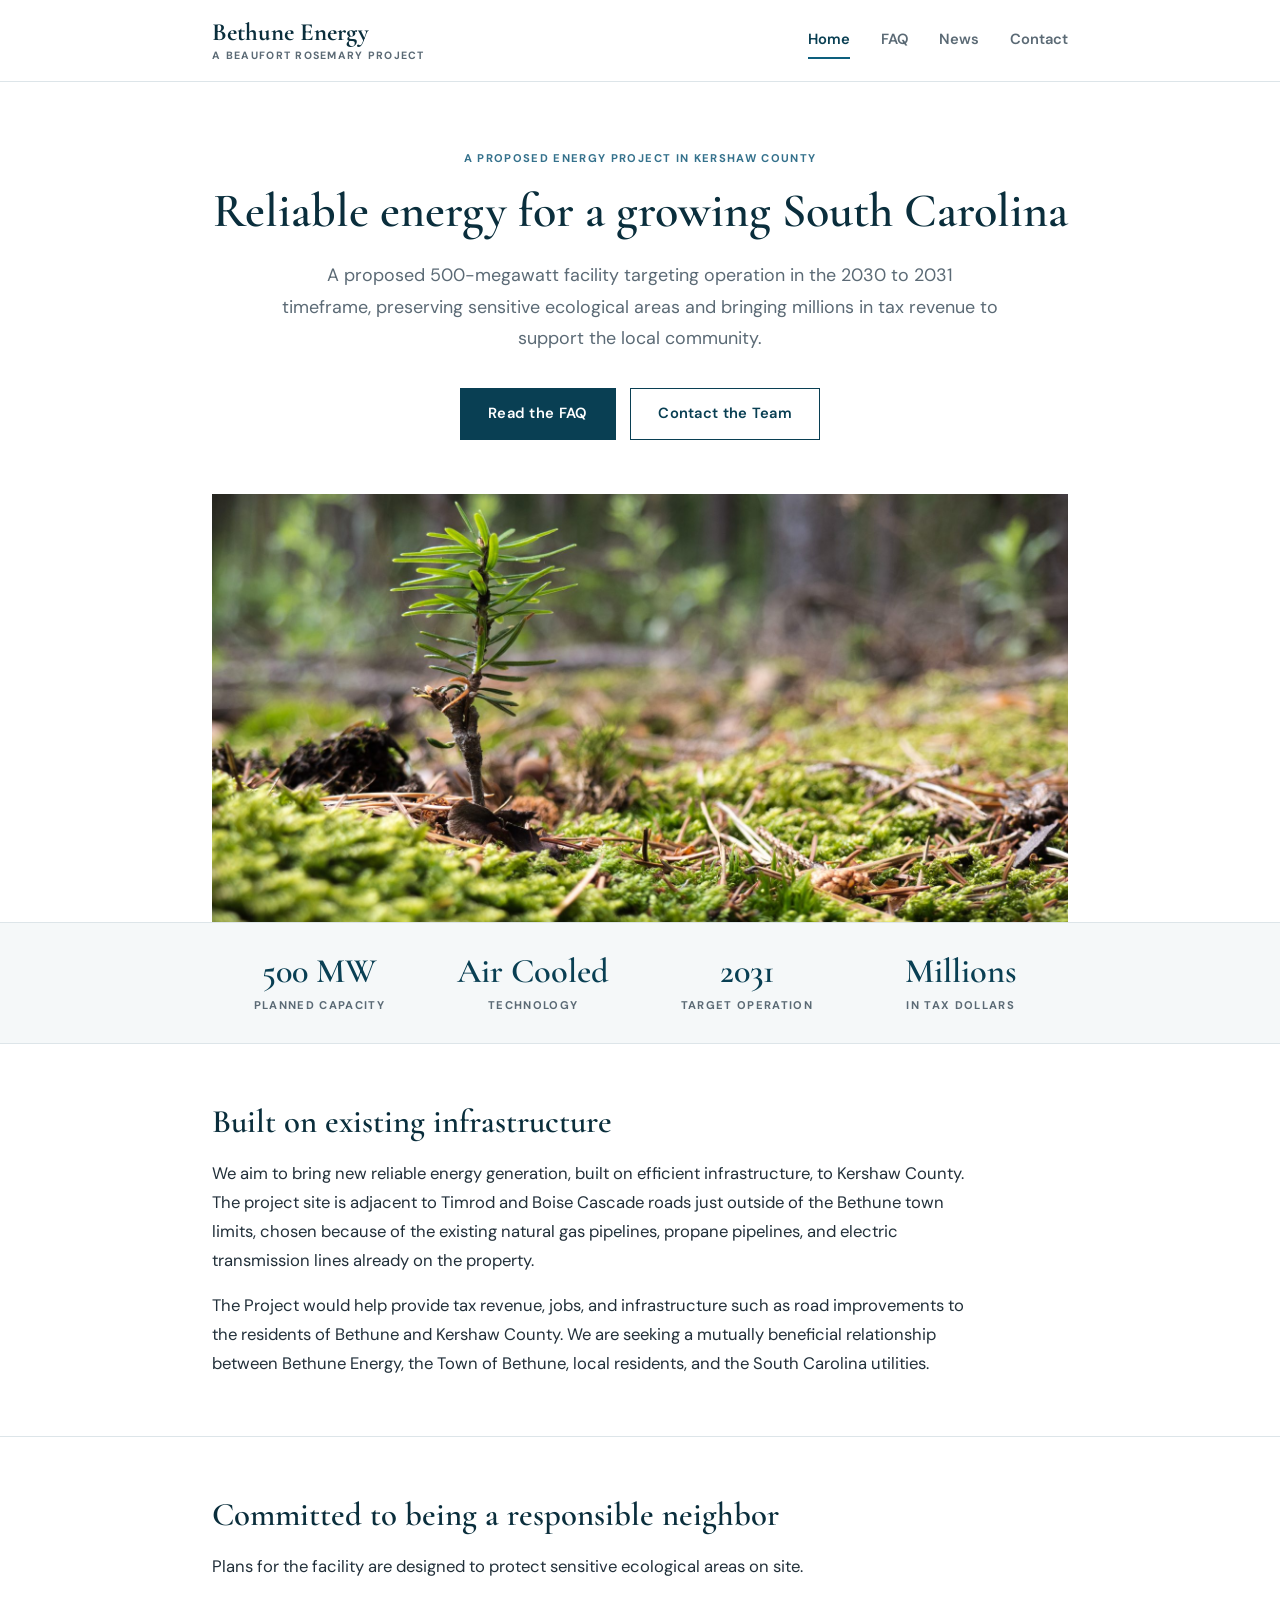
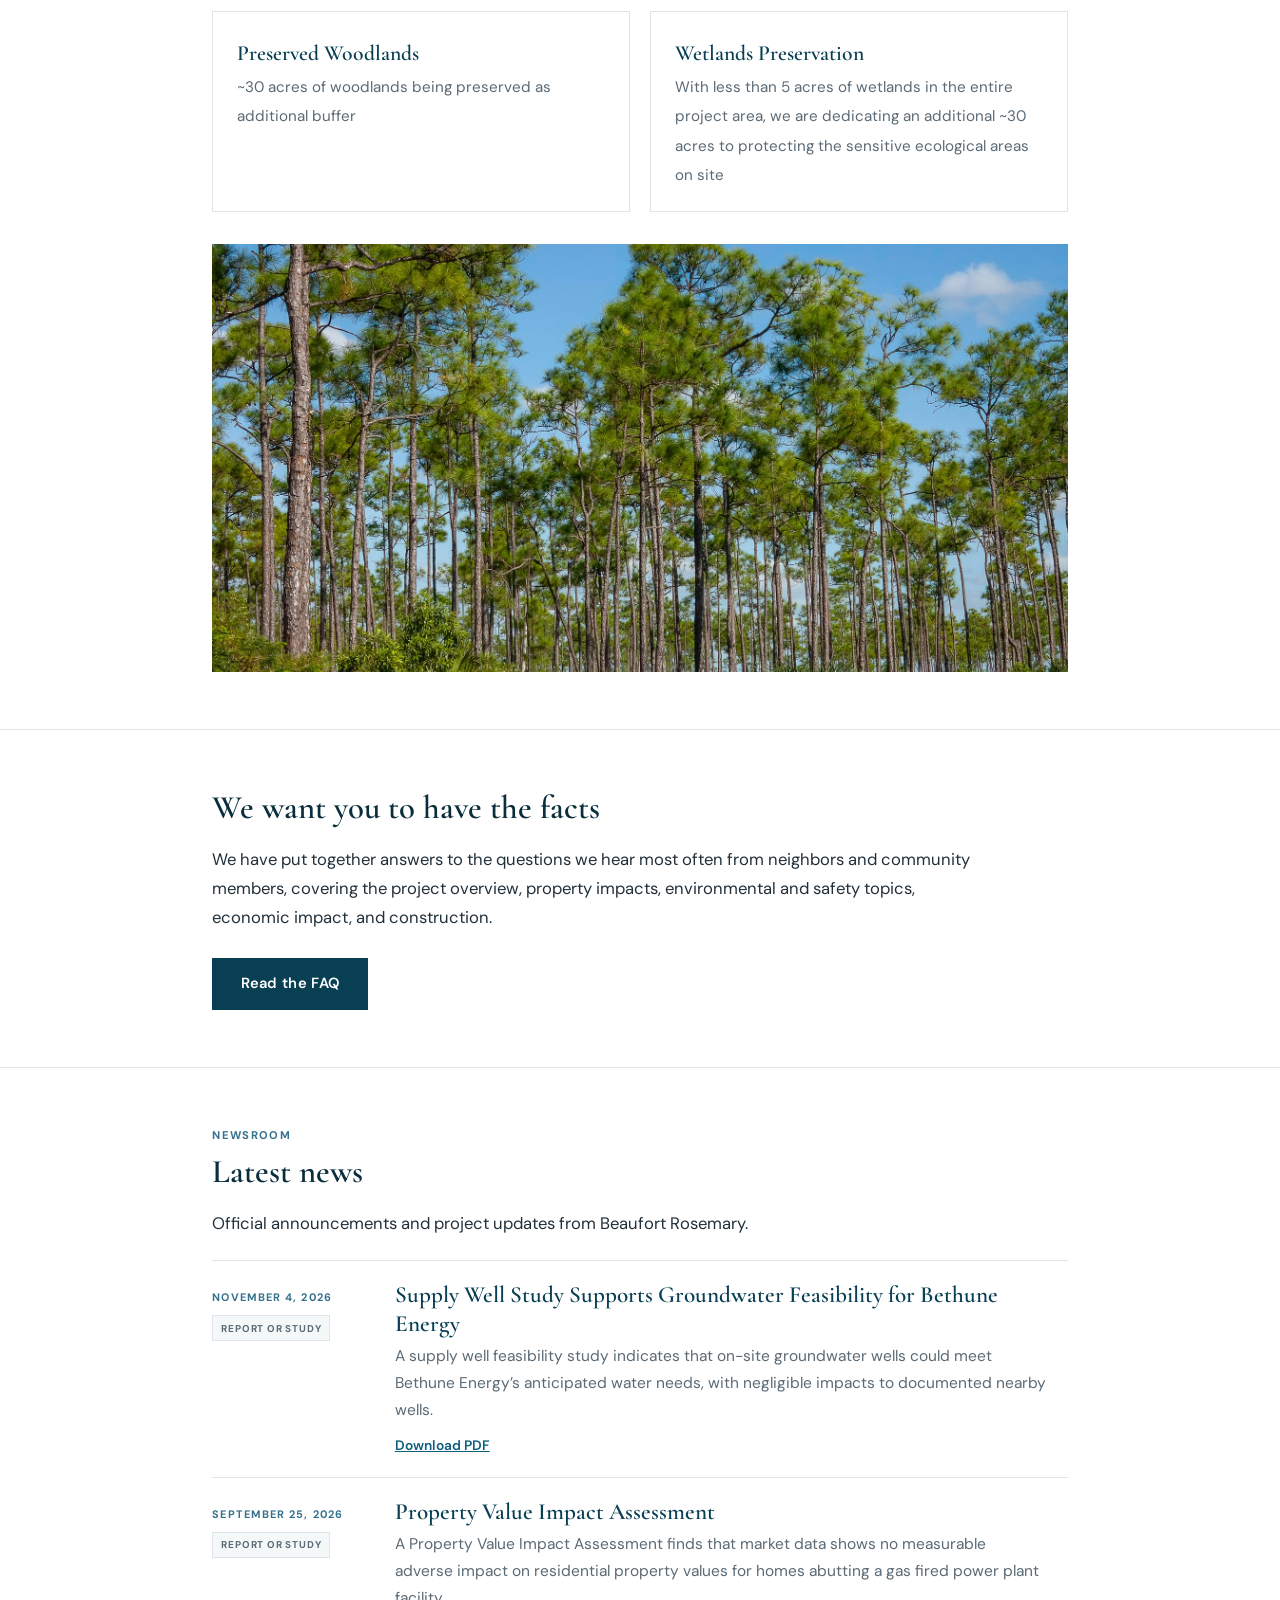
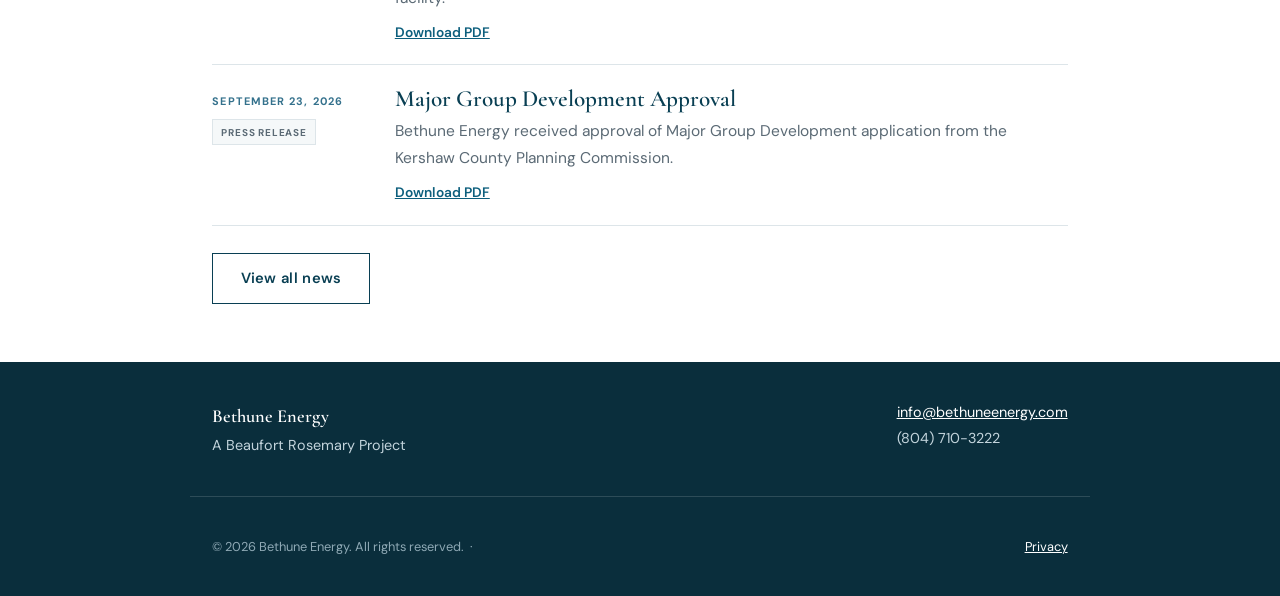
<file: index.html>
<!DOCTYPE html>
<html lang="en">
<head>
  <meta charset="UTF-8">
  <meta name="viewport" content="width=device-width, initial-scale=1.0">
  <title>Bethune Energy | A Proposed Project in Kershaw County</title>
  <meta name="description" content="Bethune Energy is a proposed natural gas energy generation facility in Kershaw County, South Carolina, developed by Beaufort Rosemary.">
  <meta property="og:type" content="website">
  <meta property="og:site_name" content="Bethune Energy">
  <meta property="og:title" content="Bethune Energy | A Proposed Project in Kershaw County">
  <meta property="og:description" content="Bethune Energy is a proposed natural gas energy generation facility in Kershaw County, South Carolina, developed by Beaufort Rosemary.">
  <meta property="og:url" content="https://bethuneenergy.com/">
  <meta property="og:image" content="https://bethuneenergy.com/og-image.jpg">
  <meta property="og:image:width" content="1200">
  <meta property="og:image:height" content="630">
  <meta name="twitter:card" content="summary_large_image">
  <meta name="twitter:image" content="https://bethuneenergy.com/og-image.jpg">
  <link rel="preconnect" href="https://fonts.googleapis.com">
  <link rel="preconnect" href="https://fonts.gstatic.com" crossorigin>
  <link href="https://fonts.googleapis.com/css2?family=Cormorant+Garamond:wght@500;600;700&family=DM+Sans:wght@400;500;600;700&display=swap" rel="stylesheet">
  <link rel="icon" type="image/x-icon" href="favicon.ico">
  <link rel="icon" type="image/png" sizes="32x32" href="favicon-32.png">
  <link rel="icon" type="image/png" sizes="16x16" href="favicon-16.png">
  <link rel="apple-touch-icon" href="apple-touch-icon.png">
  <link rel="stylesheet" href="styles.css">
</head>
<body>
<a class="skip-link" href="#content">Skip to main content</a>

<header class="site-header">
  <div class="wrap">
    <a class="brand" href="index.html">Bethune Energy
      <small>A Beaufort Rosemary Project</small>
    </a>
    <nav class="site-nav" aria-label="Main navigation">
      <a href="index.html" aria-current="page">Home</a>
      <a href="faq.html">FAQ</a>
      <a href="news.html">News</a>
      <a href="contact.html">Contact</a>
    </nav>
  </div>
</header>

<div class="hero" id="content" tabindex="-1">
  <div class="wrap">
    <div class="kicker">A Proposed Energy Project in Kershaw County</div>
    <h1>Reliable energy for a growing <span class="nowrap">South Carolina</span></h1>
    <p>A proposed 500-megawatt facility targeting operation in the 2030 to 2031 timeframe, preserving sensitive ecological areas and bringing millions in tax revenue to support the local community.</p>
    <div class="actions">
      <a class="button" href="faq.html">Read the FAQ</a>
      <a class="button secondary" href="contact.html">Contact the Team</a>
    </div>
  </div>
</div>

<div class="photo-band">
  <img id="hero-photo" src="images/trial/02-pine-seedling-moss.jpg" alt="Young pine seedling on the forest floor">
</div>

<div class="stats">
  <div class="wrap">
    <div class="stat"><b>500 MW</b><span>Planned capacity</span></div>
    <div class="stat"><b>Air Cooled</b><span>Technology</span></div>
    <div class="stat"><b>2031</b><span>Target operation</span></div>
    <div class="stat"><b>Millions</b><span>In tax dollars</span></div>
  </div>
</div>

<main>
  <section>
    <div class="wrap">
      <h2>Built on existing infrastructure</h2>
      <div class="prose">
        <p>We aim to bring new reliable energy generation, built on efficient infrastructure, to Kershaw County. The project site is adjacent to Timrod and Boise Cascade roads just outside of the Bethune town limits, chosen because of the existing natural gas pipelines, propane pipelines, and electric transmission lines already on the property.</p>
        <p>The Project would help provide tax revenue, jobs, and infrastructure such as road improvements to the residents of Bethune and Kershaw County. We are seeking a mutually beneficial relationship between Bethune Energy, the Town of Bethune, local residents, and the South Carolina utilities.</p>
      </div>
    </div>
  </section>

  <section>
    <div class="wrap">
      <h2>Committed to being a responsible neighbor</h2>
      <div class="prose">
        <p>Plans for the facility are designed to protect sensitive ecological areas on site.</p>
      </div>
      <div class="commitments">
        <div class="commit"><b>Preserved Woodlands</b><span>~30 acres of woodlands being preserved as additional buffer</span></div>
        <div class="commit"><b>Wetlands Preservation</b><span>With less than 5 acres of wetlands in the entire project area, we are dedicating an additional ~30 acres to protecting the sensitive ecological areas on site</span></div>
      </div>
      <img class="feature-photo" id="feature-photo" src="images/trial/10-tall-pines-blue-sky.jpg" alt="Tall pines against a blue sky" loading="lazy">
    </div>
  </section>

  <section>
    <div class="wrap">
      <h2>We want you to have the facts</h2>
      <div class="prose">
        <p>We have put together answers to the questions we hear most often from neighbors and community members, covering the project overview, property impacts, environmental and safety topics, economic impact, and construction.</p>
      </div>
      <p style="margin-top:1.6rem;"><a class="button" href="faq.html">Read the FAQ</a></p>
    </div>
  </section>

  <section>
    <div class="wrap">
      <div class="kicker section-kicker">Newsroom</div>
      <h2>Latest news</h2>
      <div class="prose">
        <p>Official announcements and project updates from Beaufort Rosemary.</p>
      </div>
      <div class="news-list" id="news-latest"></div>
      <p style="margin-top:1.7rem;"><a class="button secondary" href="news.html">View all news</a></p>
    </div>
  </section>
</main>

<script src="js/news.js"></script>

<footer class="site-footer">
  <div class="wrap">
    <div>
      <strong>Bethune Energy</strong><br>
      A Beaufort Rosemary Project
    </div>
    <div>
      <a href="mailto:info@bethuneenergy.com">info@bethuneenergy.com</a><br>
      (804) 710-3222
    </div>
  </div>
  <div class="wrap footer-legal">&copy; 2026 Bethune Energy. All rights reserved. &nbsp;&middot;&nbsp; <a href="privacy.html">Privacy</a></div>
</footer>

</body>
</html>
</file>
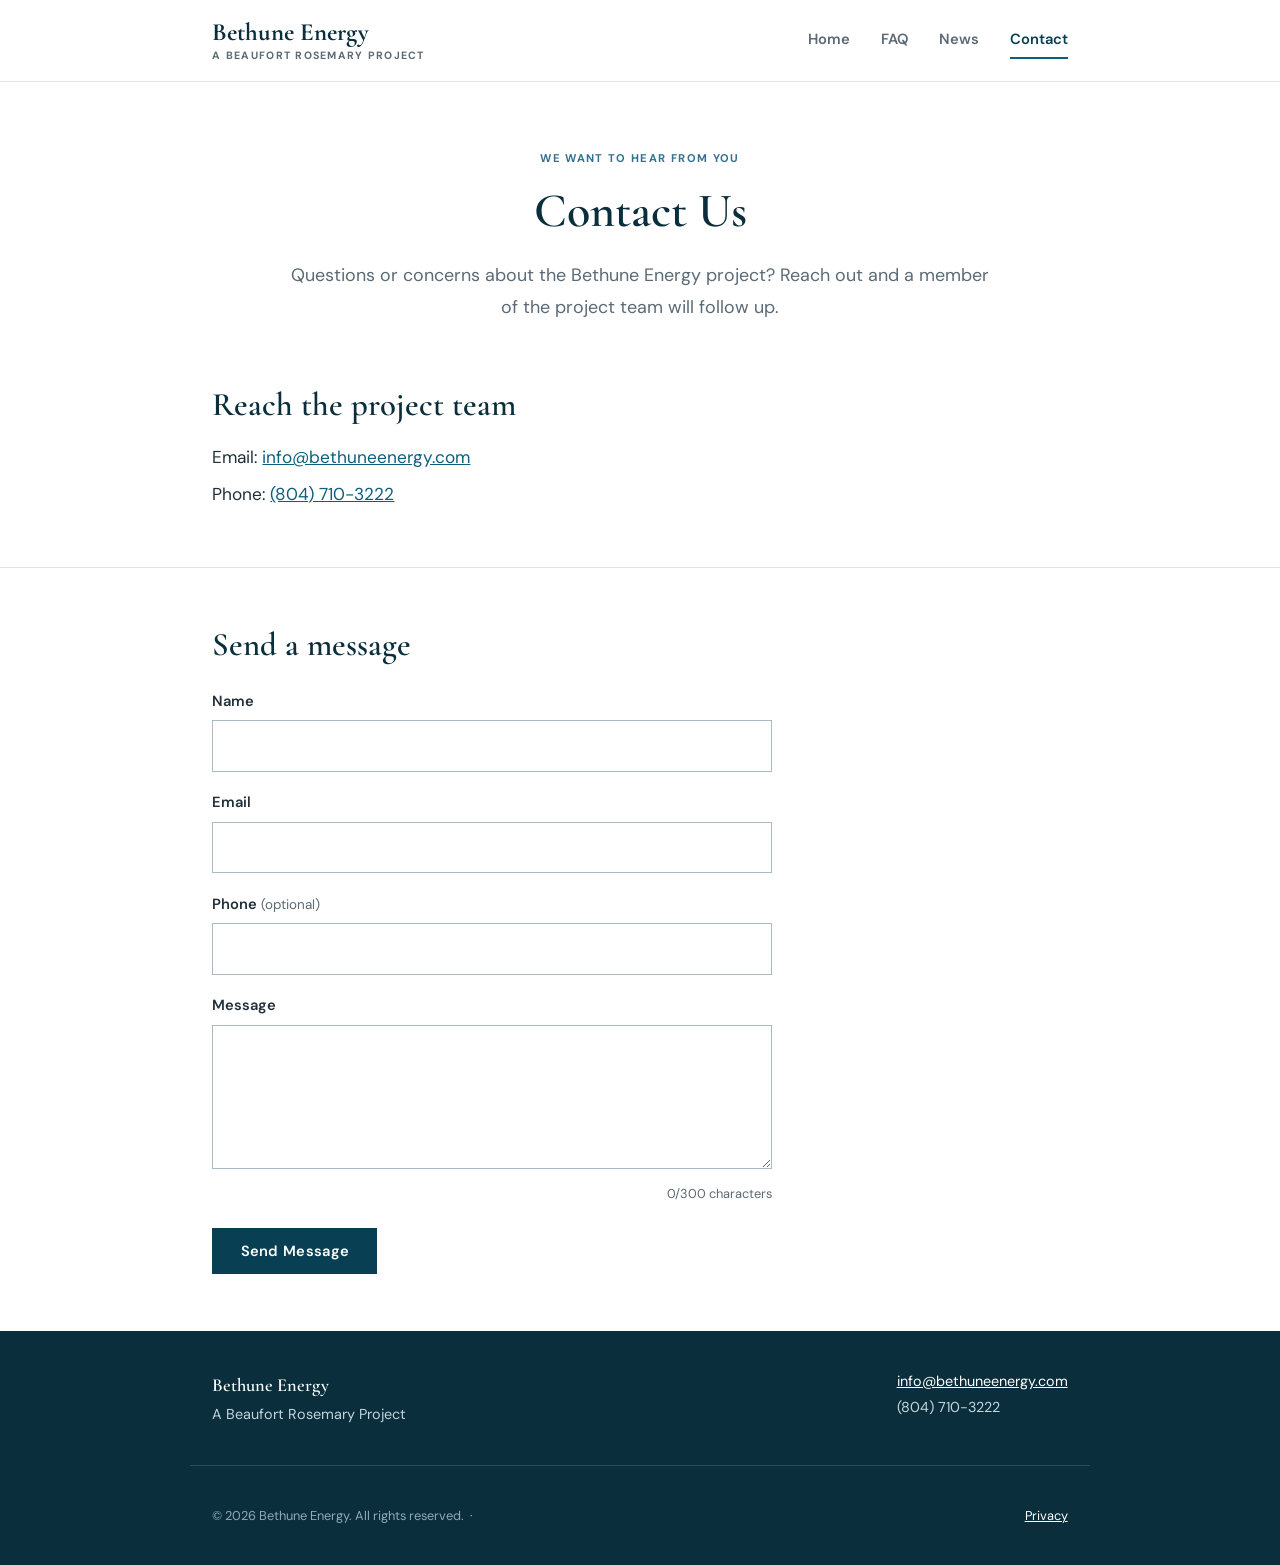
<file: contact.html>
<!DOCTYPE html>
<html lang="en">
<head>
  <meta charset="UTF-8">
  <meta name="viewport" content="width=device-width, initial-scale=1.0">
  <title>Contact | Bethune Energy</title>
  <meta name="description" content="Contact the Bethune Energy project team.">
  <meta property="og:type" content="website">
  <meta property="og:site_name" content="Bethune Energy">
  <meta property="og:title" content="Contact | Bethune Energy">
  <meta property="og:description" content="Contact the Bethune Energy project team with questions about the proposed project in Kershaw County, South Carolina.">
  <meta property="og:url" content="https://bethuneenergy.com/contact.html">
  <meta property="og:image" content="https://bethuneenergy.com/og-image.jpg">
  <meta property="og:image:width" content="1200">
  <meta property="og:image:height" content="630">
  <meta name="twitter:card" content="summary_large_image">
  <meta name="twitter:image" content="https://bethuneenergy.com/og-image.jpg">
  <link rel="preconnect" href="https://fonts.googleapis.com">
  <link rel="preconnect" href="https://fonts.gstatic.com" crossorigin>
  <link href="https://fonts.googleapis.com/css2?family=Cormorant+Garamond:wght@500;600;700&family=DM+Sans:wght@400;500;600;700&display=swap" rel="stylesheet">
  <link rel="icon" type="image/x-icon" href="favicon.ico">
  <link rel="icon" type="image/png" sizes="32x32" href="favicon-32.png">
  <link rel="icon" type="image/png" sizes="16x16" href="favicon-16.png">
  <link rel="apple-touch-icon" href="apple-touch-icon.png">
  <link rel="stylesheet" href="styles.css">
</head>
<body>
<a class="skip-link" href="#content">Skip to main content</a>

<header class="site-header">
  <div class="wrap">
    <a class="brand" href="index.html">Bethune Energy
      <small>A Beaufort Rosemary Project</small>
    </a>
    <nav class="site-nav" aria-label="Main navigation">
      <a href="index.html">Home</a>
      <a href="faq.html">FAQ</a>
      <a href="news.html">News</a>
      <a href="contact.html" aria-current="page">Contact</a>
    </nav>
  </div>
</header>

<div class="hero" id="content" tabindex="-1">
  <div class="wrap">
    <div class="kicker">We Want to Hear From You</div>
    <h1>Contact Us</h1>
    <p>Questions or concerns about the Bethune Energy project? Reach out and a member of the project team will follow up.</p>
  </div>
</div>

<main>
  <section style="padding-top:0.5rem;">
    <div class="wrap">
      <h2>Reach the project team</h2>
      <div class="contact-lines">
        <p>Email: <a href="mailto:info@bethuneenergy.com">info@bethuneenergy.com</a></p>
        <p>Phone: <a href="tel:+18047103222">(804) 710-3222</a></p>
      </div>
    </div>
  </section>

  <section>
    <div class="wrap">
      <h2>Send a message</h2>
      <form name="contact" method="POST" action="/thanks.html" data-netlify="true" netlify-honeypot="bot-field">
        <p class="hidden">
          <label>Do not fill this out if you are human: <input name="bot-field"></label>
        </p>
        <div class="field">
          <label for="name">Name</label>
          <input type="text" id="name" name="name" required autocomplete="name">
        </div>
        <div class="field">
          <label for="email">Email</label>
          <input type="email" id="email" name="email" required autocomplete="email">
        </div>
        <div class="field">
          <label for="phone">Phone <span class="optional">(optional)</span></label>
          <input type="tel" id="phone" name="phone" autocomplete="tel">
        </div>
        <div class="field">
          <label for="message">Message</label>
          <textarea id="message" name="message" maxlength="300" required></textarea>
          <div class="char-count" aria-live="polite"><span id="char-used">0</span>/300 characters</div>
        </div>
        <button class="button" type="submit">Send Message</button>
      </form>
    </div>
  </section>
</main>

<footer class="site-footer">
  <div class="wrap">
    <div>
      <strong>Bethune Energy</strong><br>
      A Beaufort Rosemary Project
    </div>
    <div>
      <a href="mailto:info@bethuneenergy.com">info@bethuneenergy.com</a><br>
      (804) 710-3222
    </div>
  </div>
  <div class="wrap footer-legal">&copy; 2026 Bethune Energy. All rights reserved. &nbsp;&middot;&nbsp; <a href="privacy.html">Privacy</a></div>
</footer>

<script>
  var msg = document.getElementById('message');
  var used = document.getElementById('char-used');
  msg.addEventListener('input', function () { used.textContent = msg.value.length; });
</script>

</body>
</html>
</file>
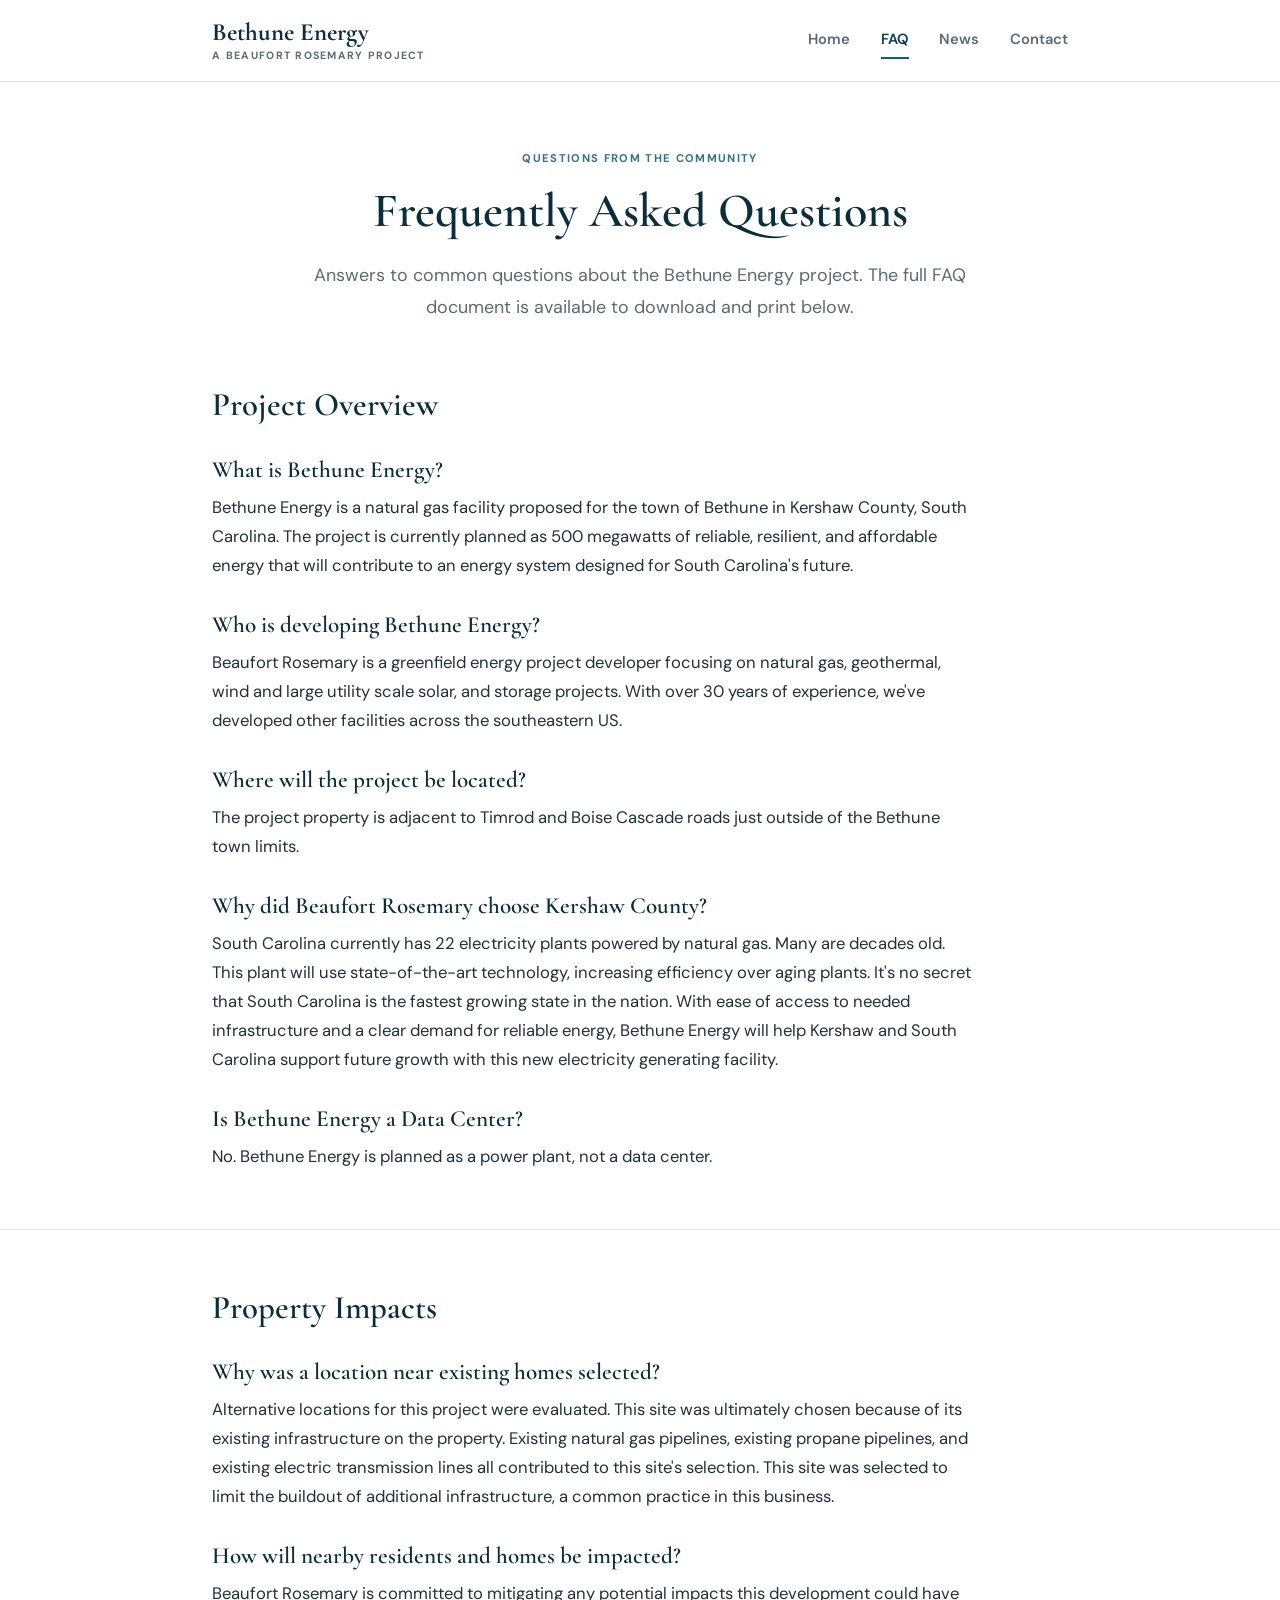
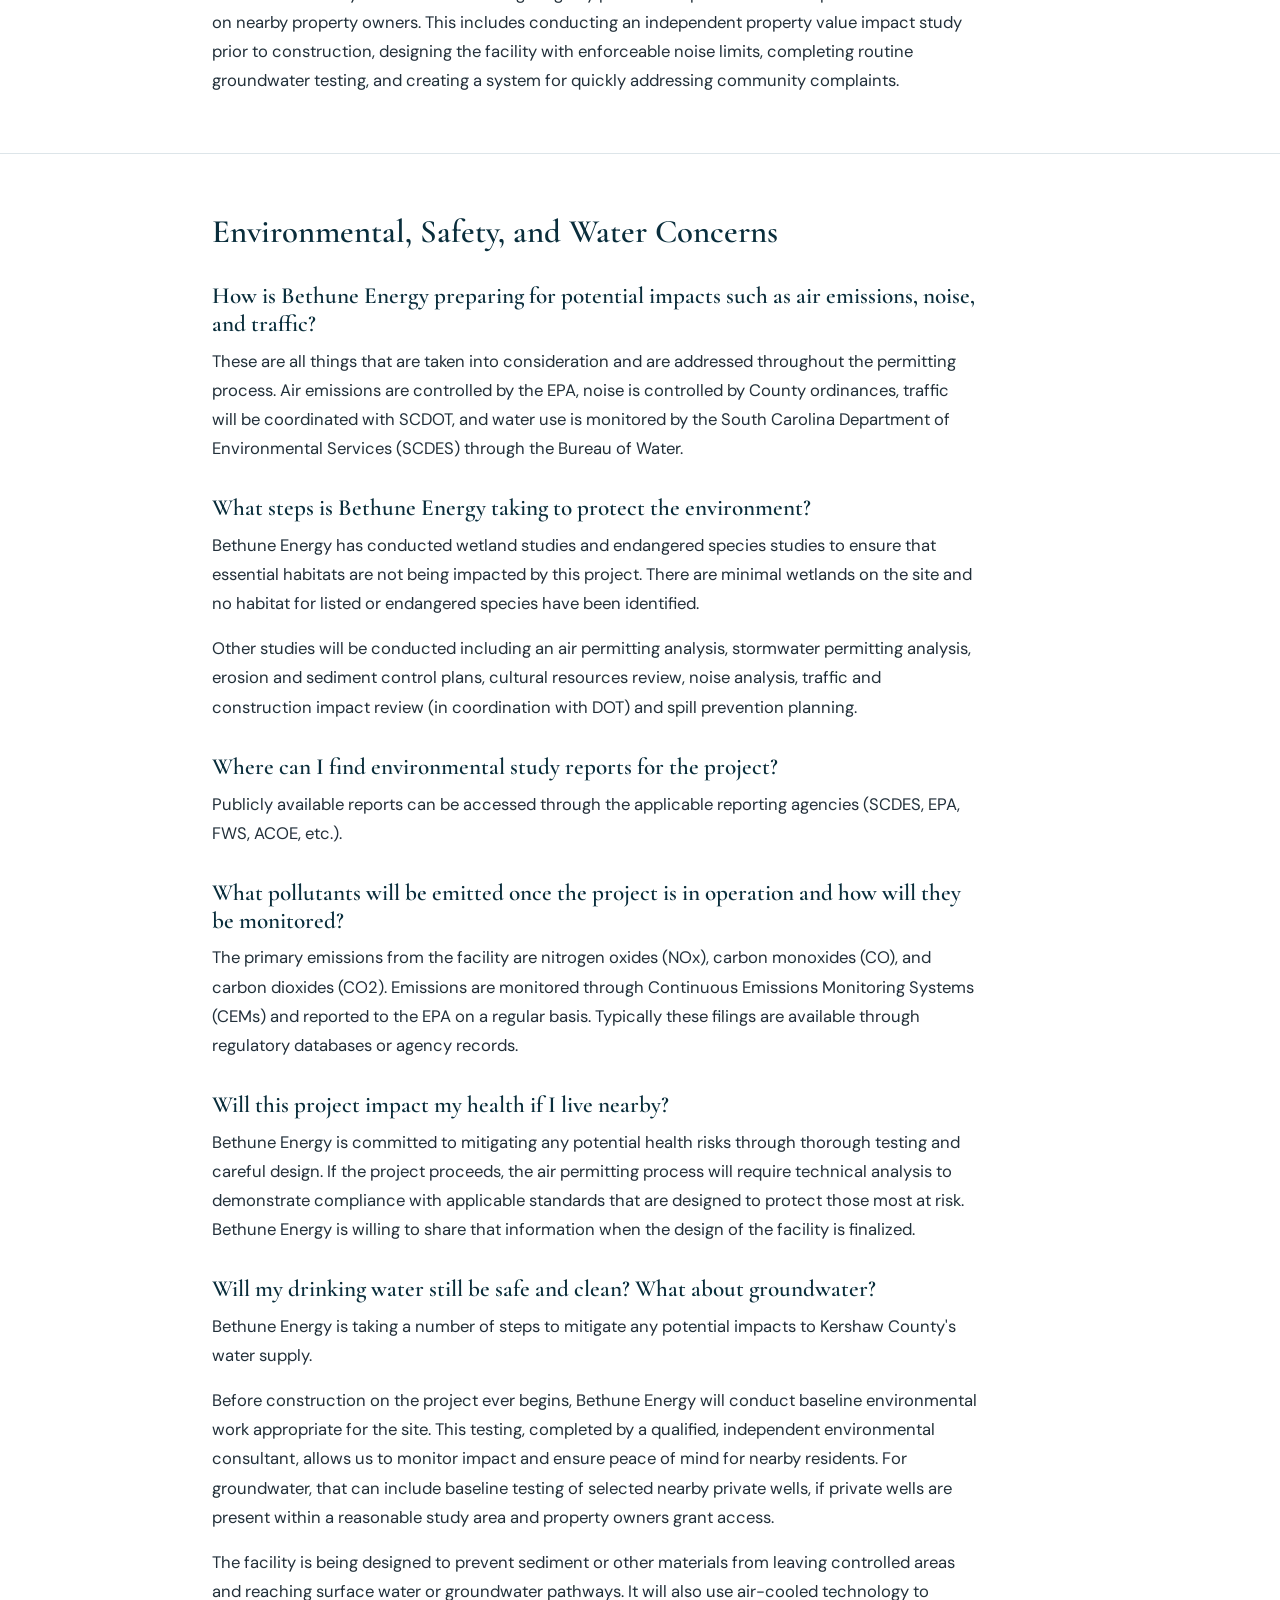
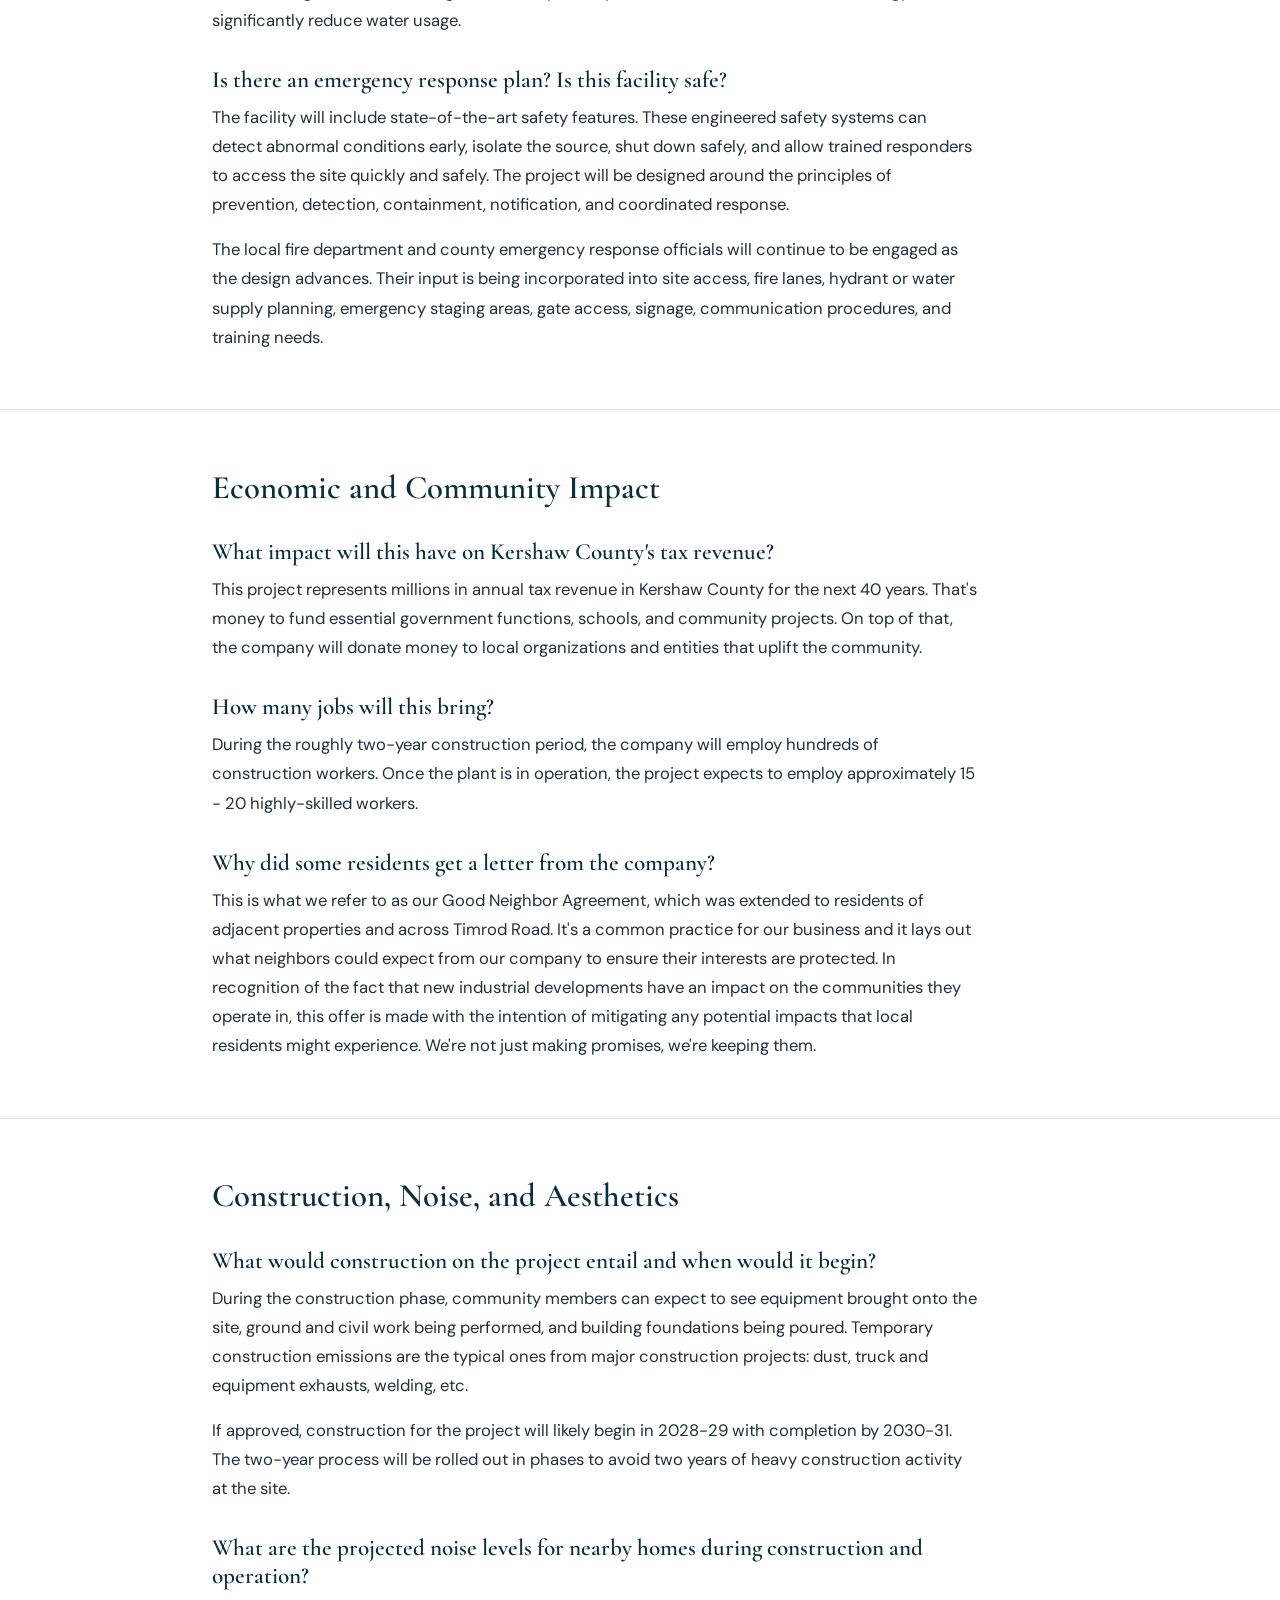
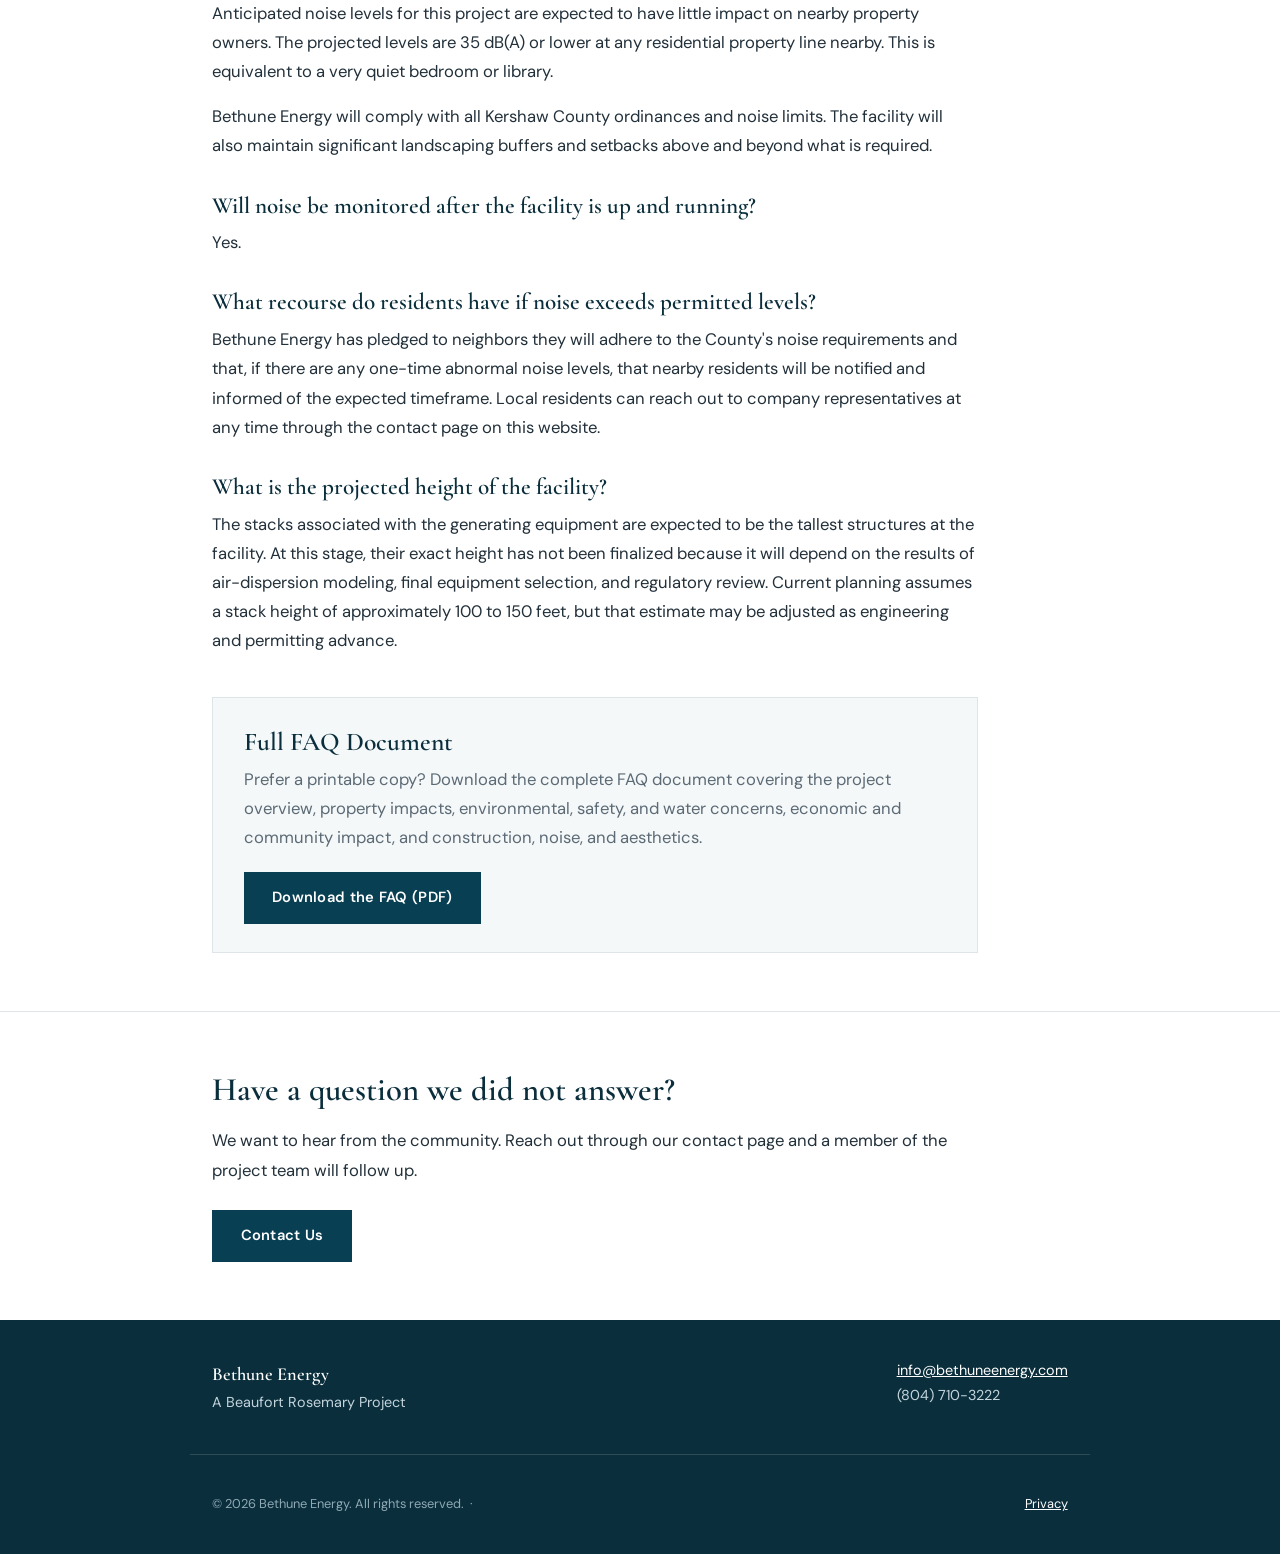
<file: faq.html>
<!DOCTYPE html>
<html lang="en">
<head>
  <meta charset="UTF-8">
  <meta name="viewport" content="width=device-width, initial-scale=1.0">
  <title>Frequently Asked Questions | Bethune Energy</title>
  <meta name="description" content="Answers to frequently asked questions about the proposed Bethune Energy project in Kershaw County, South Carolina.">
  <meta property="og:type" content="website">
  <meta property="og:site_name" content="Bethune Energy">
  <meta property="og:title" content="Frequently Asked Questions | Bethune Energy">
  <meta property="og:description" content="Answers to frequently asked questions about the proposed Bethune Energy project in Kershaw County, South Carolina.">
  <meta property="og:url" content="https://bethuneenergy.com/faq.html">
  <meta property="og:image" content="https://bethuneenergy.com/og-image.jpg">
  <meta property="og:image:width" content="1200">
  <meta property="og:image:height" content="630">
  <meta name="twitter:card" content="summary_large_image">
  <meta name="twitter:image" content="https://bethuneenergy.com/og-image.jpg">
  <link rel="preconnect" href="https://fonts.googleapis.com">
  <link rel="preconnect" href="https://fonts.gstatic.com" crossorigin>
  <link href="https://fonts.googleapis.com/css2?family=Cormorant+Garamond:wght@500;600;700&family=DM+Sans:wght@400;500;600;700&display=swap" rel="stylesheet">
  <link rel="icon" type="image/x-icon" href="favicon.ico">
  <link rel="icon" type="image/png" sizes="32x32" href="favicon-32.png">
  <link rel="icon" type="image/png" sizes="16x16" href="favicon-16.png">
  <link rel="apple-touch-icon" href="apple-touch-icon.png">
  <link rel="stylesheet" href="styles.css">
</head>
<body>
<a class="skip-link" href="#content">Skip to main content</a>

<header class="site-header">
  <div class="wrap">
    <a class="brand" href="index.html">Bethune Energy
      <small>A Beaufort Rosemary Project</small>
    </a>
    <nav class="site-nav" aria-label="Main navigation">
      <a href="index.html">Home</a>
      <a href="faq.html" aria-current="page">FAQ</a>
      <a href="news.html">News</a>
      <a href="contact.html">Contact</a>
    </nav>
  </div>
</header>

<div class="hero" id="content" tabindex="-1">
  <div class="wrap">
    <div class="kicker">Questions from the Community</div>
    <h1>Frequently Asked Questions</h1>
    <p>Answers to common questions about the Bethune Energy project. The full FAQ document is available to download and print below.</p>
  </div>
</div>

<main>
  <section style="padding-top:0.5rem;">
    <div class="wrap">
      <h2>Project Overview</h2>

      <div class="faq-item">
        <h3>What is Bethune Energy?</h3>
        <p>Bethune Energy is a natural gas facility proposed for the town of Bethune in Kershaw County, South Carolina. The project is currently planned as 500 megawatts of reliable, resilient, and affordable energy that will contribute to an energy system designed for South Carolina's future.</p>
      </div>

      <div class="faq-item">
        <h3>Who is developing Bethune Energy?</h3>
        <p>Beaufort Rosemary is a greenfield energy project developer focusing on natural gas, geothermal, wind and large utility scale solar, and storage projects. With over 30 years of experience, we've developed other facilities across the southeastern US.</p>
      </div>

      <div class="faq-item">
        <h3>Where will the project be located?</h3>
        <p>The project property is adjacent to Timrod and Boise Cascade roads just outside of the Bethune town limits.</p>
      </div>

      <div class="faq-item">
        <h3>Why did Beaufort Rosemary choose Kershaw County?</h3>
        <p>South Carolina currently has 22 electricity plants powered by natural gas. Many are decades old. This plant will use state-of-the-art technology, increasing efficiency over aging plants. It's no secret that South Carolina is the fastest growing state in the nation. With ease of access to needed infrastructure and a clear demand for reliable energy, Bethune Energy will help Kershaw and South Carolina support future growth with this new electricity generating facility.</p>
      </div>

      <div class="faq-item">
        <h3>Is Bethune Energy a Data Center?</h3>
        <p>No. Bethune Energy is planned as a power plant, not a data center.</p>
      </div>
    </div>
  </section>

  <section>
    <div class="wrap">
      <h2>Property Impacts</h2>

      <div class="faq-item">
        <h3>Why was a location near existing homes selected?</h3>
        <p>Alternative locations for this project were evaluated. This site was ultimately chosen because of its existing infrastructure on the property. Existing natural gas pipelines, existing propane pipelines, and existing electric transmission lines all contributed to this site's selection. This site was selected to limit the buildout of additional infrastructure, a common practice in this business.</p>
      </div>

      <div class="faq-item">
        <h3>How will nearby residents and homes be impacted?</h3>
        <p>Beaufort Rosemary is committed to mitigating any potential impacts this development could have on nearby property owners. This includes conducting an independent property value impact study prior to construction, designing the facility with enforceable noise limits, completing routine groundwater testing, and creating a system for quickly addressing community complaints.</p>
      </div>
    </div>
  </section>

  <section>
    <div class="wrap">
      <h2>Environmental, Safety, and Water Concerns</h2>

      <div class="faq-item">
        <h3>How is Bethune Energy preparing for potential impacts such as air emissions, noise, and traffic?</h3>
        <p>These are all things that are taken into consideration and are addressed throughout the permitting process. Air emissions are controlled by the EPA, noise is controlled by County ordinances, traffic will be coordinated with SCDOT, and water use is monitored by the South Carolina Department of Environmental Services (SCDES) through the Bureau of Water.</p>
      </div>

      <div class="faq-item">
        <h3>What steps is Bethune Energy taking to protect the environment?</h3>
        <p>Bethune Energy has conducted wetland studies and endangered species studies to ensure that essential habitats are not being impacted by this project. There are minimal wetlands on the site and no habitat for listed or endangered species have been identified.</p>
        <p>Other studies will be conducted including an air permitting analysis, stormwater permitting analysis, erosion and sediment control plans, cultural resources review, noise analysis, traffic and construction impact review (in coordination with DOT) and spill prevention planning.</p>
      </div>

      <div class="faq-item">
        <h3>Where can I find environmental study reports for the project?</h3>
        <p>Publicly available reports can be accessed through the applicable reporting agencies (SCDES, EPA, FWS, ACOE, etc.).</p>
      </div>

      <div class="faq-item">
        <h3>What pollutants will be emitted once the project is in operation and how will they be monitored?</h3>
        <p>The primary emissions from the facility are nitrogen oxides (NOx), carbon monoxides (CO), and carbon dioxides (CO2). Emissions are monitored through Continuous Emissions Monitoring Systems (CEMs) and reported to the EPA on a regular basis. Typically these filings are available through regulatory databases or agency records.</p>
      </div>

      <div class="faq-item">
        <h3>Will this project impact my health if I live nearby?</h3>
        <p>Bethune Energy is committed to mitigating any potential health risks through thorough testing and careful design. If the project proceeds, the air permitting process will require technical analysis to demonstrate compliance with applicable standards that are designed to protect those most at risk. Bethune Energy is willing to share that information when the design of the facility is finalized.</p>
      </div>

      <div class="faq-item">
        <h3>Will my drinking water still be safe and clean? What about groundwater?</h3>
        <p>Bethune Energy is taking a number of steps to mitigate any potential impacts to Kershaw County's water supply.</p>
        <p>Before construction on the project ever begins, Bethune Energy will conduct baseline environmental work appropriate for the site. This testing, completed by a qualified, independent environmental consultant, allows us to monitor impact and ensure peace of mind for nearby residents. For groundwater, that can include baseline testing of selected nearby private wells, if private wells are present within a reasonable study area and property owners grant access.</p>
        <p>The facility is being designed to prevent sediment or other materials from leaving controlled areas and reaching surface water or groundwater pathways. It will also use air-cooled technology to significantly reduce water usage.</p>
      </div>

      <div class="faq-item">
        <h3>Is there an emergency response plan? Is this facility safe?</h3>
        <p>The facility will include state-of-the-art safety features. These engineered safety systems can detect abnormal conditions early, isolate the source, shut down safely, and allow trained responders to access the site quickly and safely. The project will be designed around the principles of prevention, detection, containment, notification, and coordinated response.</p>
        <p>The local fire department and county emergency response officials will continue to be engaged as the design advances. Their input is being incorporated into site access, fire lanes, hydrant or water supply planning, emergency staging areas, gate access, signage, communication procedures, and training needs.</p>
      </div>
    </div>
  </section>

  <section>
    <div class="wrap">
      <h2>Economic and Community Impact</h2>

      <div class="faq-item">
        <h3>What impact will this have on Kershaw County's tax revenue?</h3>
        <p>This project represents millions in annual tax revenue in Kershaw County for the next 40 years. That's money to fund essential government functions, schools, and community projects. On top of that, the company will donate money to local organizations and entities that uplift the community.</p>
      </div>

      <div class="faq-item">
        <h3>How many jobs will this bring?</h3>
        <p>During the roughly two-year construction period, the company will employ hundreds of construction workers. Once the plant is in operation, the project expects to employ approximately 15 - 20 highly-skilled workers.</p>
      </div>

      <div class="faq-item">
        <h3>Why did some residents get a letter from the company?</h3>
        <p>This is what we refer to as our Good Neighbor Agreement, which was extended to residents of adjacent properties and across Timrod Road. It's a common practice for our business and it lays out what neighbors could expect from our company to ensure their interests are protected. In recognition of the fact that new industrial developments have an impact on the communities they operate in, this offer is made with the intention of mitigating any potential impacts that local residents might experience. We're not just making promises, we're keeping them.</p>
      </div>
    </div>
  </section>

  <section>
    <div class="wrap">
      <h2>Construction, Noise, and Aesthetics</h2>

      <div class="faq-item">
        <h3>What would construction on the project entail and when would it begin?</h3>
        <p>During the construction phase, community members can expect to see equipment brought onto the site, ground and civil work being performed, and building foundations being poured. Temporary construction emissions are the typical ones from major construction projects: dust, truck and equipment exhausts, welding, etc.</p>
        <p>If approved, construction for the project will likely begin in 2028-29 with completion by 2030-31. The two-year process will be rolled out in phases to avoid two years of heavy construction activity at the site.</p>
      </div>

      <div class="faq-item">
        <h3>What are the projected noise levels for nearby homes during construction and operation?</h3>
        <p>Anticipated noise levels for this project are expected to have little impact on nearby property owners. The projected levels are 35 dB(A) or lower at any residential property line nearby. This is equivalent to a very quiet bedroom or library.</p>
        <p>Bethune Energy will comply with all Kershaw County ordinances and noise limits. The facility will also maintain significant landscaping buffers and setbacks above and beyond what is required.</p>
      </div>

      <div class="faq-item">
        <h3>Will noise be monitored after the facility is up and running?</h3>
        <p>Yes.</p>
      </div>

      <div class="faq-item">
        <h3>What recourse do residents have if noise exceeds permitted levels?</h3>
        <p>Bethune Energy has pledged to neighbors they will adhere to the County's noise requirements and that, if there are any one-time abnormal noise levels, that nearby residents will be notified and informed of the expected timeframe. Local residents can reach out to company representatives at any time through the contact page on this website.</p>
      </div>

      <div class="faq-item">
        <h3>What is the projected height of the facility?</h3>
        <p>The stacks associated with the generating equipment are expected to be the tallest structures at the facility. At this stage, their exact height has not been finalized because it will depend on the results of air-dispersion modeling, final equipment selection, and regulatory review. Current planning assumes a stack height of approximately 100 to 150 feet, but that estimate may be adjusted as engineering and permitting advance.</p>
      </div>

      <div class="download-box">
        <h2>Full FAQ Document</h2>
        <p>Prefer a printable copy? Download the complete FAQ document covering the project overview, property impacts, environmental, safety, and water concerns, economic and community impact, and construction, noise, and aesthetics.</p>
        <a class="button" href="downloads/bethune-energy-faq.pdf">Download the FAQ (PDF)</a>
      </div>
    </div>
  </section>

  <section>
    <div class="wrap">
      <h2>Have a question we did not answer?</h2>
      <div class="prose">
        <p>We want to hear from the community. Reach out through our contact page and a member of the project team will follow up.</p>
      </div>
      <p style="margin-top:1.6rem;"><a class="button" href="contact.html">Contact Us</a></p>
    </div>
  </section>
</main>

<footer class="site-footer">
  <div class="wrap">
    <div>
      <strong>Bethune Energy</strong><br>
      A Beaufort Rosemary Project
    </div>
    <div>
      <a href="mailto:info@bethuneenergy.com">info@bethuneenergy.com</a><br>
      (804) 710-3222
    </div>
  </div>
  <div class="wrap footer-legal">&copy; 2026 Bethune Energy. All rights reserved. &nbsp;&middot;&nbsp; <a href="privacy.html">Privacy</a></div>
</footer>

</body>
</html>
</file>
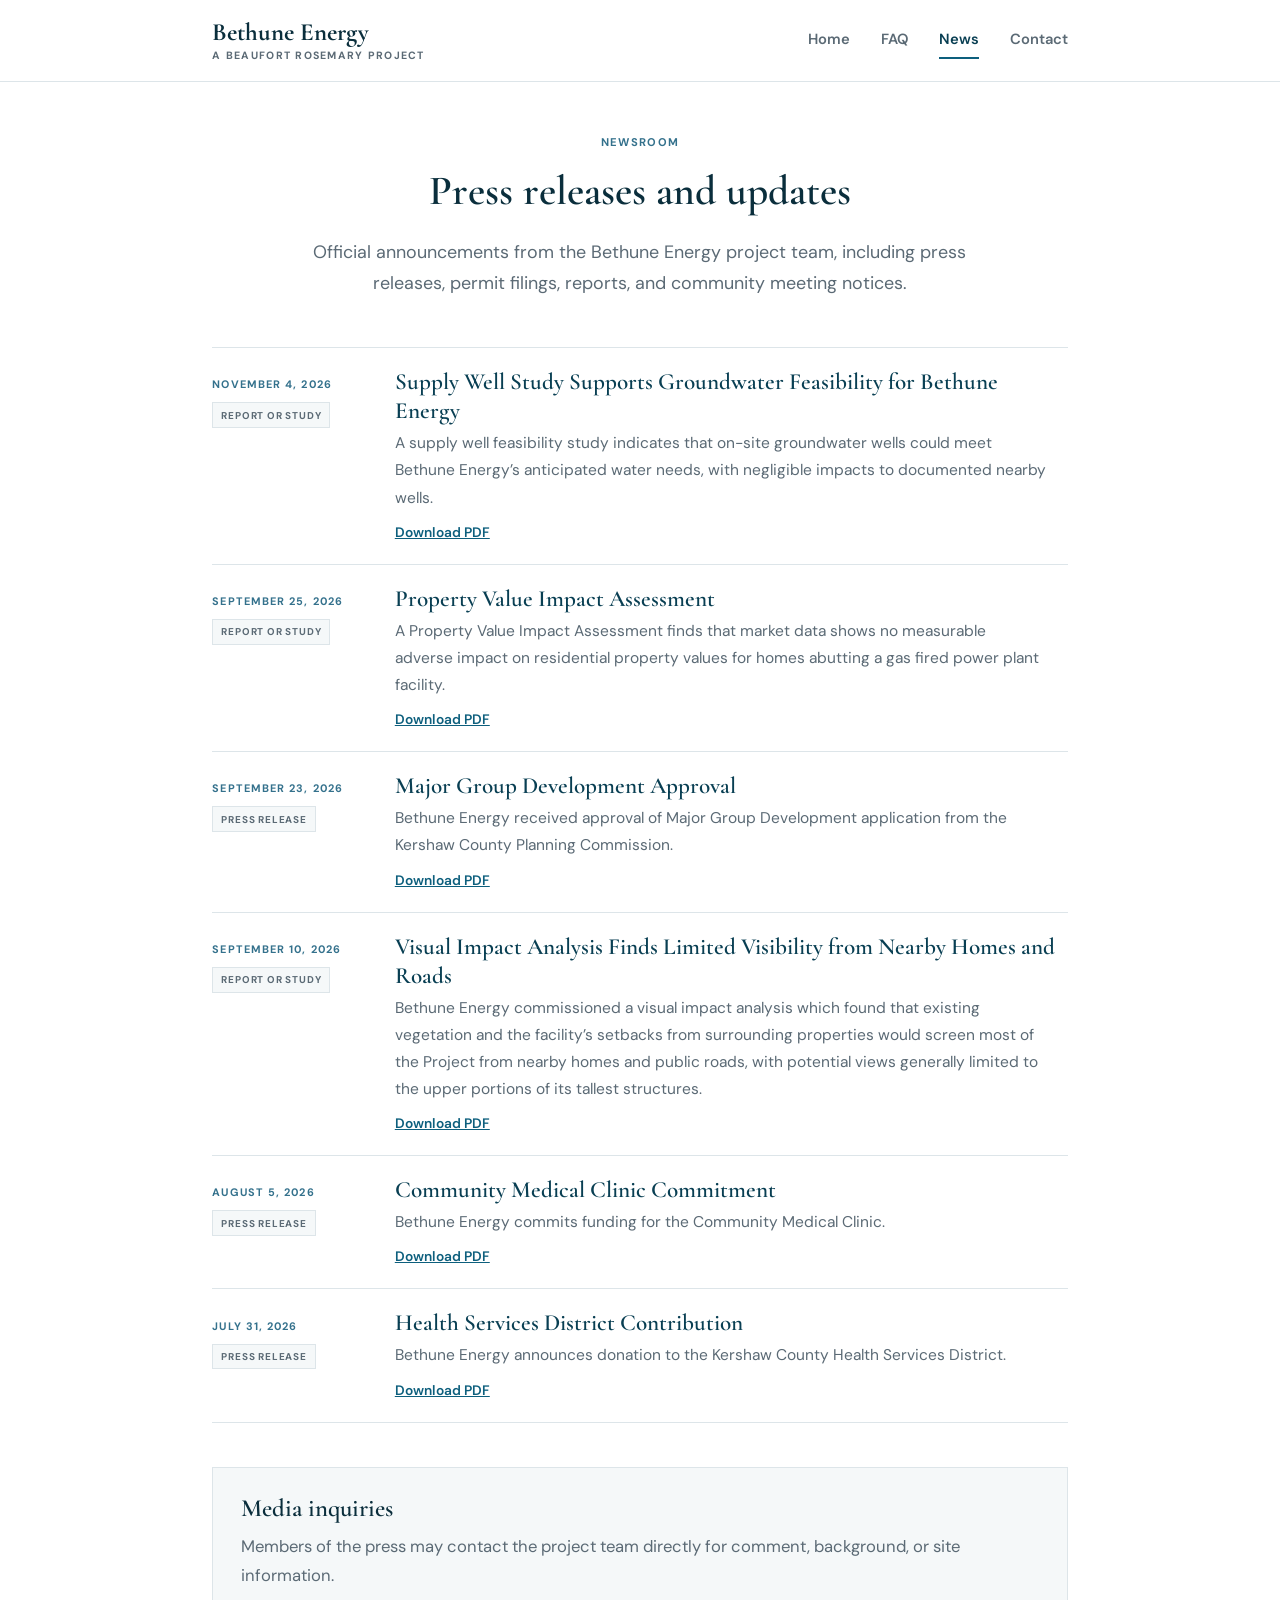
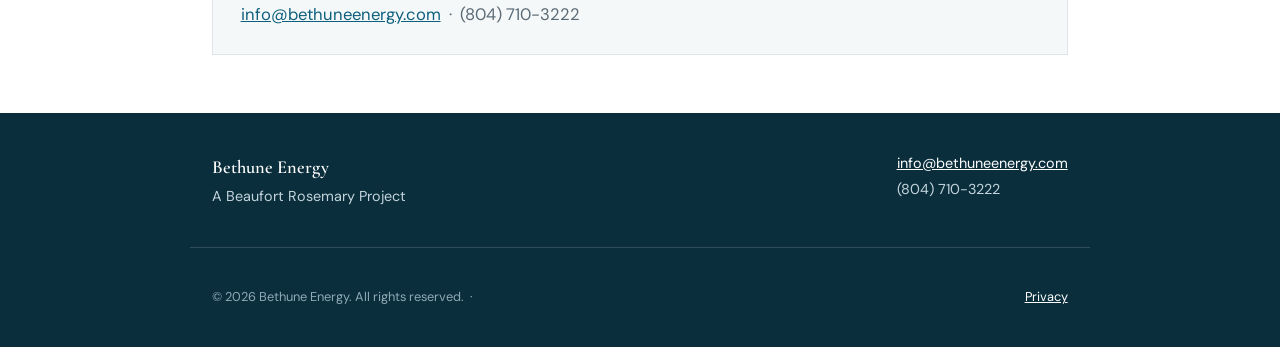
<file: news.html>
<!DOCTYPE html>
<html lang="en">
<head>
  <meta charset="UTF-8">
  <meta name="viewport" content="width=device-width, initial-scale=1.0">
  <title>News | Bethune Energy</title>
  <meta name="description" content="Press releases, permit filings, reports, and community updates for the proposed Bethune Energy project in Kershaw County, South Carolina.">
  <meta property="og:type" content="website">
  <meta property="og:site_name" content="Bethune Energy">
  <meta property="og:title" content="News | Bethune Energy">
  <meta property="og:description" content="Press releases, permit filings, reports, and community updates for the proposed Bethune Energy project in Kershaw County, South Carolina.">
  <meta property="og:url" content="https://bethuneenergy.com/news.html">
  <meta property="og:image" content="https://bethuneenergy.com/og-image.jpg">
  <meta property="og:image:width" content="1200">
  <meta property="og:image:height" content="630">
  <meta name="twitter:card" content="summary_large_image">
  <meta name="twitter:image" content="https://bethuneenergy.com/og-image.jpg">
  <link rel="preconnect" href="https://fonts.googleapis.com">
  <link rel="preconnect" href="https://fonts.gstatic.com" crossorigin>
  <link href="https://fonts.googleapis.com/css2?family=Cormorant+Garamond:wght@500;600;700&family=DM+Sans:wght@400;500;600;700&display=swap" rel="stylesheet">
  <link rel="icon" type="image/x-icon" href="favicon.ico">
  <link rel="icon" type="image/png" sizes="32x32" href="favicon-32.png">
  <link rel="icon" type="image/png" sizes="16x16" href="favicon-16.png">
  <link rel="apple-touch-icon" href="apple-touch-icon.png">
  <link rel="stylesheet" href="styles.css">
</head>
<body>
<a class="skip-link" href="#content">Skip to main content</a>

<header class="site-header">
  <div class="wrap">
    <a class="brand" href="index.html">Bethune Energy
      <small>A Beaufort Rosemary Project</small>
    </a>
    <nav class="site-nav" aria-label="Main navigation">
      <a href="index.html">Home</a>
      <a href="faq.html">FAQ</a>
      <a href="news.html" aria-current="page">News</a>
      <a href="contact.html">Contact</a>
    </nav>
  </div>
</header>

<div class="hero" id="content" tabindex="-1" style="padding: 3.2rem 0 2.4rem;">
  <div class="wrap">
    <div class="kicker">Newsroom</div>
    <h1 style="font-size: 2.6rem;">Press releases and updates</h1>
    <p>Official announcements from the Bethune Energy project team, including press releases, permit filings, reports, and community meeting notices.</p>
  </div>
</div>

<main>
  <section style="padding-top: 0.6rem;">
    <div class="wrap">
      <div class="news-list" id="news-all" style="margin-top: 0;">
        <noscript>
          <p class="news-empty">This list requires JavaScript. For a copy of any announcement, contact <a href="mailto:info@bethuneenergy.com">info@bethuneenergy.com</a>.</p>
        </noscript>
      </div>

      <div class="media-box">
        <h2>Media inquiries</h2>
        <p>Members of the press may contact the project team directly for comment, background, or site information.</p>
        <p style="margin-top: 0.6rem;"><a href="mailto:info@bethuneenergy.com">info@bethuneenergy.com</a> &nbsp;&middot;&nbsp; (804) 710-3222</p>
      </div>
    </div>
  </section>
</main>

<footer class="site-footer">
  <div class="wrap">
    <div>
      <strong>Bethune Energy</strong><br>
      A Beaufort Rosemary Project
    </div>
    <div>
      <a href="mailto:info@bethuneenergy.com">info@bethuneenergy.com</a><br>
      (804) 710-3222
    </div>
  </div>
  <div class="wrap footer-legal">&copy; 2026 Bethune Energy. All rights reserved. &nbsp;&middot;&nbsp; <a href="privacy.html">Privacy</a></div>
</footer>

<script src="js/news.js"></script>
</body>
</html>
</file>
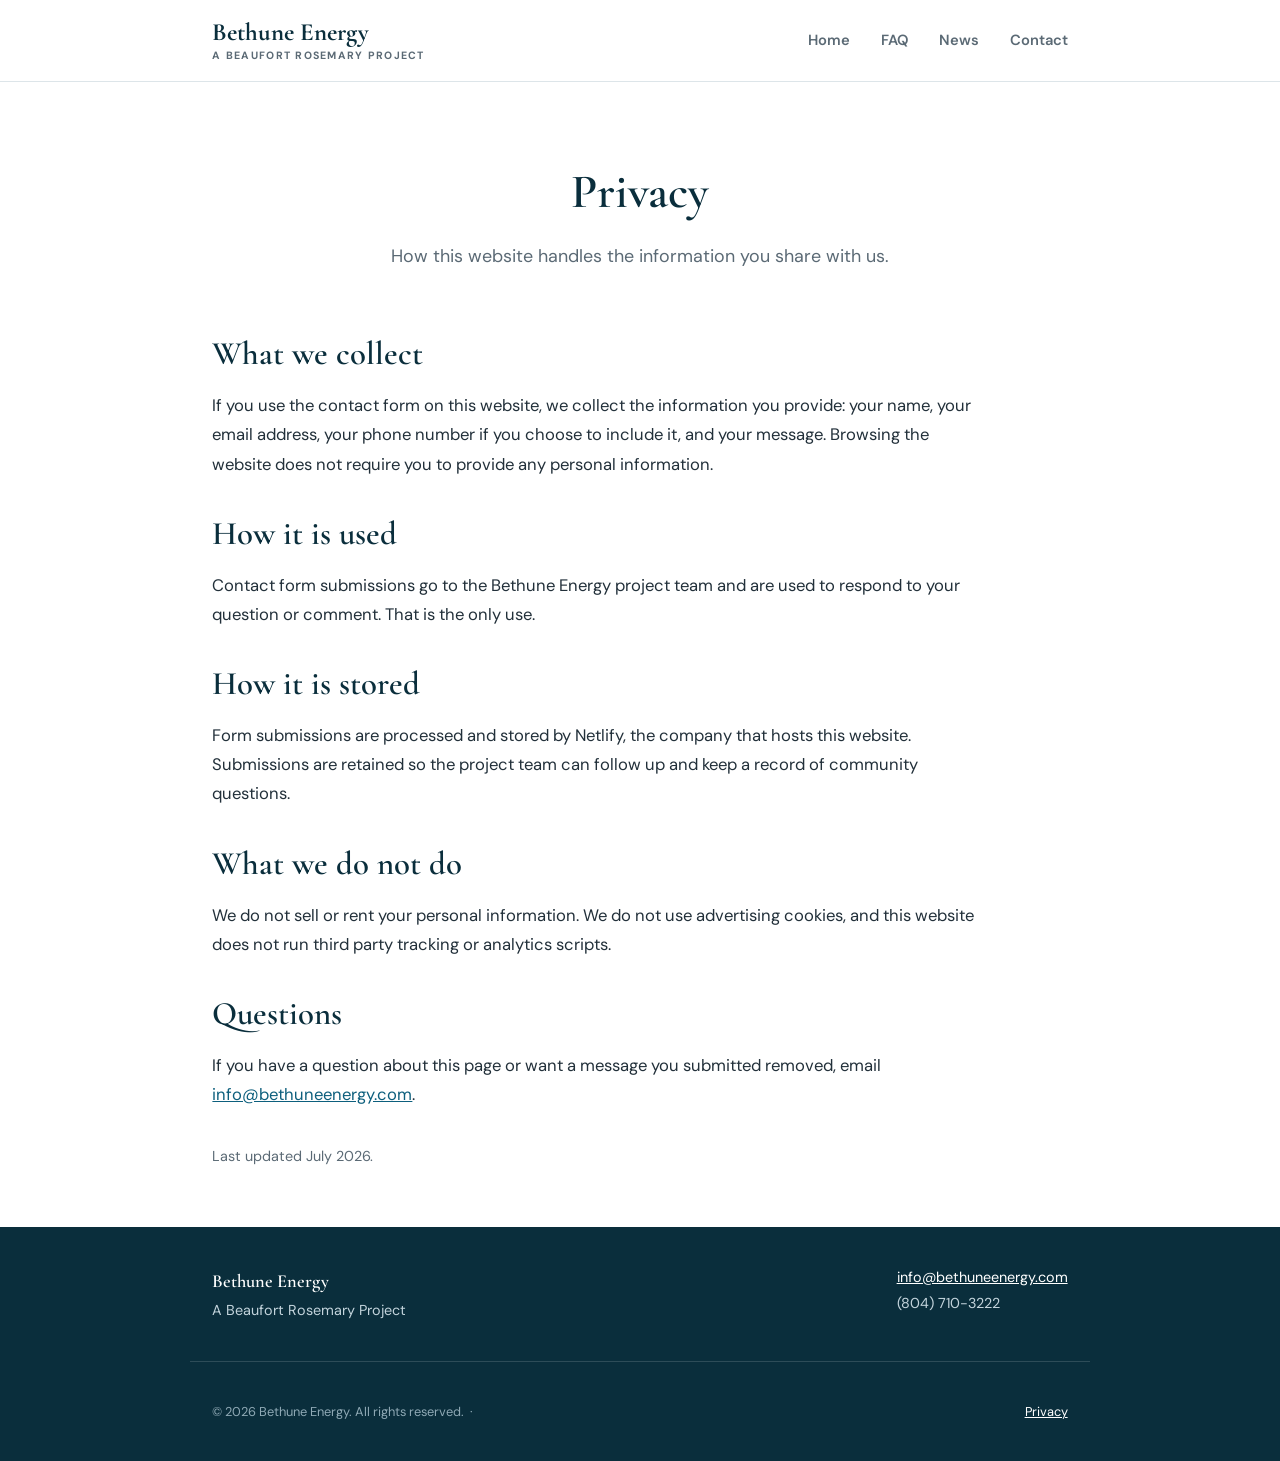
<file: privacy.html>
<!DOCTYPE html>
<html lang="en">
<head>
  <meta charset="UTF-8">
  <meta name="viewport" content="width=device-width, initial-scale=1.0">
  <title>Privacy | Bethune Energy</title>
  <meta name="description" content="How the Bethune Energy website handles information submitted through the contact form.">
  <meta property="og:type" content="website">
  <meta property="og:site_name" content="Bethune Energy">
  <meta property="og:title" content="Privacy | Bethune Energy">
  <meta property="og:description" content="How the Bethune Energy website handles information submitted through the contact form.">
  <meta property="og:url" content="https://bethuneenergy.com/privacy.html">
  <meta property="og:image" content="https://bethuneenergy.com/og-image.jpg">
  <meta property="og:image:width" content="1200">
  <meta property="og:image:height" content="630">
  <meta name="twitter:card" content="summary_large_image">
  <meta name="twitter:image" content="https://bethuneenergy.com/og-image.jpg">
  <link rel="preconnect" href="https://fonts.googleapis.com">
  <link rel="preconnect" href="https://fonts.gstatic.com" crossorigin>
  <link href="https://fonts.googleapis.com/css2?family=Cormorant+Garamond:wght@500;600;700&family=DM+Sans:wght@400;500;600;700&display=swap" rel="stylesheet">
  <link rel="icon" type="image/x-icon" href="favicon.ico">
  <link rel="icon" type="image/png" sizes="32x32" href="favicon-32.png">
  <link rel="icon" type="image/png" sizes="16x16" href="favicon-16.png">
  <link rel="apple-touch-icon" href="apple-touch-icon.png">
  <link rel="stylesheet" href="styles.css">
</head>
<body>
<a class="skip-link" href="#content">Skip to main content</a>

<header class="site-header">
  <div class="wrap">
    <a class="brand" href="index.html">Bethune Energy
      <small>A Beaufort Rosemary Project</small>
    </a>
    <nav class="site-nav" aria-label="Main navigation">
      <a href="index.html">Home</a>
      <a href="faq.html">FAQ</a>
      <a href="news.html">News</a>
      <a href="contact.html">Contact</a>
    </nav>
  </div>
</header>

<div class="hero" id="content" tabindex="-1">
  <div class="wrap">
    <h1>Privacy</h1>
    <p>How this website handles the information you share with us.</p>
  </div>
</div>

<main>
  <section style="padding-top:0.5rem;">
    <div class="wrap">
      <div class="prose">
        <h2>What we collect</h2>
        <p>If you use the contact form on this website, we collect the information you provide: your name, your email address, your phone number if you choose to include it, and your message. Browsing the website does not require you to provide any personal information.</p>

        <h2 style="margin-top:2.2rem;">How it is used</h2>
        <p>Contact form submissions go to the Bethune Energy project team and are used to respond to your question or comment. That is the only use.</p>

        <h2 style="margin-top:2.2rem;">How it is stored</h2>
        <p>Form submissions are processed and stored by Netlify, the company that hosts this website. Submissions are retained so the project team can follow up and keep a record of community questions.</p>

        <h2 style="margin-top:2.2rem;">What we do not do</h2>
        <p>We do not sell or rent your personal information. We do not use advertising cookies, and this website does not run third party tracking or analytics scripts.</p>

        <h2 style="margin-top:2.2rem;">Questions</h2>
        <p>If you have a question about this page or want a message you submitted removed, email <a href="mailto:info@bethuneenergy.com">info@bethuneenergy.com</a>.</p>

        <p style="margin-top:2.2rem; color:var(--soft); font-size:0.9rem;">Last updated July 2026.</p>
      </div>
    </div>
  </section>
</main>

<footer class="site-footer">
  <div class="wrap">
    <div>
      <strong>Bethune Energy</strong><br>
      A Beaufort Rosemary Project
    </div>
    <div>
      <a href="mailto:info@bethuneenergy.com">info@bethuneenergy.com</a><br>
      (804) 710-3222
    </div>
  </div>
  <div class="wrap footer-legal">&copy; 2026 Bethune Energy. All rights reserved. &nbsp;&middot;&nbsp; <a href="privacy.html">Privacy</a></div>
</footer>

</body>
</html>
</file>
<file: styles.css>
/* Bethune Energy - bethuneenergy.com - Classic / River Teal */

:root {
  --heading: #0a2e3c;
  --primary: #093f53;
  --primary-mid: #0d5f7d;
  --label: #34718c;
  --ink: #22303a;
  --soft: #5b6a75;
  --wash: #f5f8f9;
  --line: #dde5e9;
}

* { margin: 0; padding: 0; box-sizing: border-box; }

.skip-link {
  position: absolute;
  left: -9999px;
  background: #ffffff;
  color: var(--primary);
  font-weight: 700;
  padding: 0.7rem 1.2rem;
  border: 2px solid var(--primary);
  z-index: 200;
}

.skip-link:focus { left: 1rem; top: 1rem; }

html { scroll-behavior: smooth; }

@media (prefers-reduced-motion: reduce) {
  html { scroll-behavior: auto; }
}

body {
  font-family: "DM Sans", "Segoe UI", Arial, sans-serif;
  font-size: 1.04rem;
  line-height: 1.75;
  color: var(--ink);
  background: #ffffff;
  min-height: 100vh;
  display: flex;
  flex-direction: column;
}

h1, h2, h3 {
  font-family: "Cormorant Garamond", Georgia, "Times New Roman", serif;
  color: var(--heading);
  line-height: 1.2;
  font-weight: 600;
}

a { color: var(--primary-mid); }
a:hover { color: var(--primary); }
a:focus-visible,
button:focus-visible,
input:focus-visible,
textarea:focus-visible {
  outline: 3px solid var(--primary-mid);
  outline-offset: 2px;
}

.wrap { max-width: 900px; margin: 0 auto; padding: 0 1.4rem; }

.kicker {
  font-size: 0.7rem;
  font-weight: 700;
  letter-spacing: 0.12em;
  text-transform: uppercase;
  color: var(--label);
}

/* Header */
.site-header { border-bottom: 1px solid var(--line); }

.site-header .wrap {
  display: flex;
  flex-wrap: wrap;
  align-items: center;
  justify-content: space-between;
  gap: 0.6rem 1.5rem;
  padding-top: 1.2rem;
  padding-bottom: 1.2rem;
}

.brand {
  font-family: "Cormorant Garamond", Georgia, serif;
  font-size: 1.55rem;
  font-weight: 700;
  color: var(--heading);
  text-decoration: none;
  line-height: 1.1;
}

.brand small {
  display: block;
  font-family: "DM Sans", Arial, sans-serif;
  font-size: 0.66rem;
  font-weight: 700;
  letter-spacing: 0.12em;
  text-transform: uppercase;
  color: var(--soft);
  margin-top: 0.25rem;
}

.site-nav { display: flex; gap: 1.9rem; }

.site-nav a {
  text-decoration: none;
  font-size: 0.92rem;
  font-weight: 600;
  color: var(--soft);
  padding: 0.25rem 0;
}

.site-nav a:hover { color: var(--primary); }

.site-nav a[aria-current="page"] {
  color: var(--primary);
  border-bottom: 2px solid var(--primary-mid);
}

/* Hero */
.hero { text-align: center; padding: 4.2rem 0 3.4rem; }

.nowrap { white-space: nowrap; }

.hero h1 {
  font-size: 3rem;
  max-width: 18em;
  margin: 0.9rem auto 0;
}

.hero p {
  max-width: 40em;
  margin: 1.2rem auto 0;
  color: var(--soft);
  font-size: 1.12rem;
}

.hero .actions {
  margin-top: 2.1rem;
  display: flex;
  justify-content: center;
  gap: 0.9rem;
  flex-wrap: wrap;
}

.button {
  display: inline-block;
  background: var(--primary);
  color: #ffffff;
  text-decoration: none;
  font-weight: 600;
  font-size: 0.92rem;
  letter-spacing: 0.02em;
  padding: 0.75rem 1.7rem;
  border: 1.5px solid var(--primary);
  cursor: pointer;
  font-family: inherit;
}

.button:hover { background: var(--primary-mid); border-color: var(--primary-mid); color: #ffffff; }

.button.secondary { background: transparent; color: var(--primary); }
.button.secondary:hover { background: var(--wash); color: var(--primary); }

/* Photo band */
.photo-band { max-width: 900px; margin: 0 auto; padding: 0 1.4rem; }
.photo-band img {
  width: 100%;
  aspect-ratio: 2 / 1;
  height: auto;
  object-fit: cover;
  display: block;
}

/* Stat strip */
.stats {
  border-top: 1px solid var(--line);
  border-bottom: 1px solid var(--line);
  background: var(--wash);
}

.stats .wrap {
  display: grid;
  grid-template-columns: repeat(auto-fit, minmax(190px, 1fr));
  text-align: center;
}

.stat { padding: 1.9rem 1rem 1.7rem; }

.stat b {
  display: block;
  font-family: "Cormorant Garamond", Georgia, serif;
  font-size: 2.15rem;
  font-weight: 600;
  color: var(--primary);
  line-height: 1.1;
}

.stat span {
  display: block;
  margin-top: 0.35rem;
  font-size: 0.7rem;
  font-weight: 700;
  letter-spacing: 0.12em;
  text-transform: uppercase;
  color: var(--soft);
}

/* Sections */
main section { padding: 3.6rem 0; }
main section + section { border-top: 1px solid var(--line); }

main h2 { font-size: 2.05rem; margin-bottom: 1.1rem; }
main .section-kicker { margin-bottom: 0.4rem; }
main p + p { margin-top: 1rem; }
main .prose { max-width: 46em; }

/* Commitment cards */
.commitments {
  display: grid;
  grid-template-columns: repeat(auto-fit, minmax(280px, 1fr));
  gap: 1.2rem;
  margin-top: 1.9rem;
}

.commit {
  border: 1px solid var(--line);
  background: #ffffff;
  padding: 1.4rem 1.5rem;
}

.commit b {
  display: block;
  font-family: "Cormorant Garamond", Georgia, serif;
  font-size: 1.35rem;
  font-weight: 600;
  color: var(--primary);
}

.commit span { color: var(--soft); font-size: 0.95rem; }

.feature-photo {
  width: 100%;
  aspect-ratio: 2 / 1;
  height: auto;
  object-fit: cover;
  display: block;
  margin-top: 2rem;
}

/* FAQ */
.faq-item { margin-top: 2rem; max-width: 46em; }
.faq-item h3 { font-size: 1.45rem; margin-bottom: 0.5rem; }

.download-box {
  margin-top: 2.6rem;
  border: 1px solid var(--line);
  background: var(--wash);
  padding: 1.8rem 1.9rem;
  max-width: 46em;
}

.download-box h2 { font-size: 1.6rem; margin-bottom: 0.5rem; }
.download-box p { color: var(--soft); }
.download-box .button { margin-top: 1.2rem; }

/* Contact */
.contact-lines { margin-top: 0.6rem; font-size: 1.08rem; }
.contact-lines p + p { margin-top: 0.4rem; }

form { margin-top: 1.5rem; max-width: 560px; }

.field { margin-top: 1.15rem; }

label {
  display: block;
  font-weight: 600;
  font-size: 0.92rem;
  margin-bottom: 0.35rem;
}

.optional { font-weight: 400; color: var(--soft); font-size: 0.84rem; }

input, textarea {
  width: 100%;
  font: inherit;
  color: var(--ink);
  padding: 0.65rem 0.75rem;
  border: 1px solid #a9bac3;
  background: #ffffff;
}

textarea { min-height: 9rem; resize: vertical; }

form .button { margin-top: 1.4rem; }

.char-count {
  margin-top: 0.3rem;
  font-size: 0.8rem;
  color: var(--soft);
  text-align: right;
  max-width: 100%;
}

.hidden { display: none; }

/* Footer */
.site-footer {
  margin-top: auto;
  background: var(--heading);
  color: #c3d4dc;
  font-size: 0.9rem;
}

.site-footer .wrap {
  padding-top: 2.4rem;
  padding-bottom: 2.4rem;
  display: flex;
  flex-wrap: wrap;
  justify-content: space-between;
  gap: 1rem 2rem;
}

.site-footer strong {
  font-family: "Cormorant Garamond", Georgia, serif;
  font-size: 1.15rem;
  color: #ffffff;
  font-weight: 600;
}

.site-footer a { color: #ffffff; }

.footer-legal a { color: #ffffff; }

.footer-legal {
  border-top: 1px solid rgba(255, 255, 255, 0.14);
  padding-top: 1rem;
  padding-bottom: 1.4rem;
  font-size: 0.8rem;
  color: #8fa9b5;
}



@media (max-width: 600px) {
  .hero { padding: 3rem 0 2.6rem; }
  .nowrap { white-space: nowrap; }

.hero h1 { font-size: 2.15rem; }
  main h2 { font-size: 1.7rem; }
  .site-nav { gap: 1.2rem; }
}

/* Newsroom */

.news-list { margin-top: 1.4rem; }

.news-row {
  border-top: 1px solid var(--line);
  padding: 1.25rem 0;
  display: grid;
  grid-template-columns: 160px 1fr;
  gap: 1.4rem;
}

.news-row:last-child { border-bottom: 1px solid var(--line); }

.news-date {
  font-size: 0.68rem;
  font-weight: 700;
  letter-spacing: 0.1em;
  text-transform: uppercase;
  color: var(--label);
  padding-top: 0.45rem;
  display: flex;
  flex-direction: column;
  gap: 0.5rem;
  align-items: flex-start;
}

.news-tag {
  display: inline-block;
  font-size: 0.62rem;
  letter-spacing: 0.08em;
  color: var(--soft);
  border: 1px solid var(--line);
  padding: 0.2rem 0.5rem;
  background: var(--wash);
}

.news-row h3 {
  font-size: 1.45rem;
  line-height: 1.25;
  margin-bottom: 0.25rem;
}

.news-row h3 a { color: var(--primary); text-decoration: none; }
.news-row h3 a:hover { text-decoration: underline; }

.news-row p { color: var(--soft); font-size: 0.97rem; max-width: 42em; }

.news-links {
  margin-top: 0.5rem;
  font-size: 0.86rem;
  font-weight: 600;
}

.news-empty { color: var(--soft); border-top: 1px solid var(--line); padding-top: 1.2rem; }

.media-box {
  margin-top: 2.8rem;
  border: 1px solid var(--line);
  background: var(--wash);
  padding: 1.6rem 1.7rem;
}

.media-box h2 { font-size: 1.55rem; margin-bottom: 0.5rem; }
.media-box p { color: var(--soft); }

@media (max-width: 640px) {
  .news-row { grid-template-columns: 1fr; gap: 0.4rem; }
  .news-date { padding-top: 0; flex-direction: row; align-items: center; gap: 0.7rem; }
}
</file>
